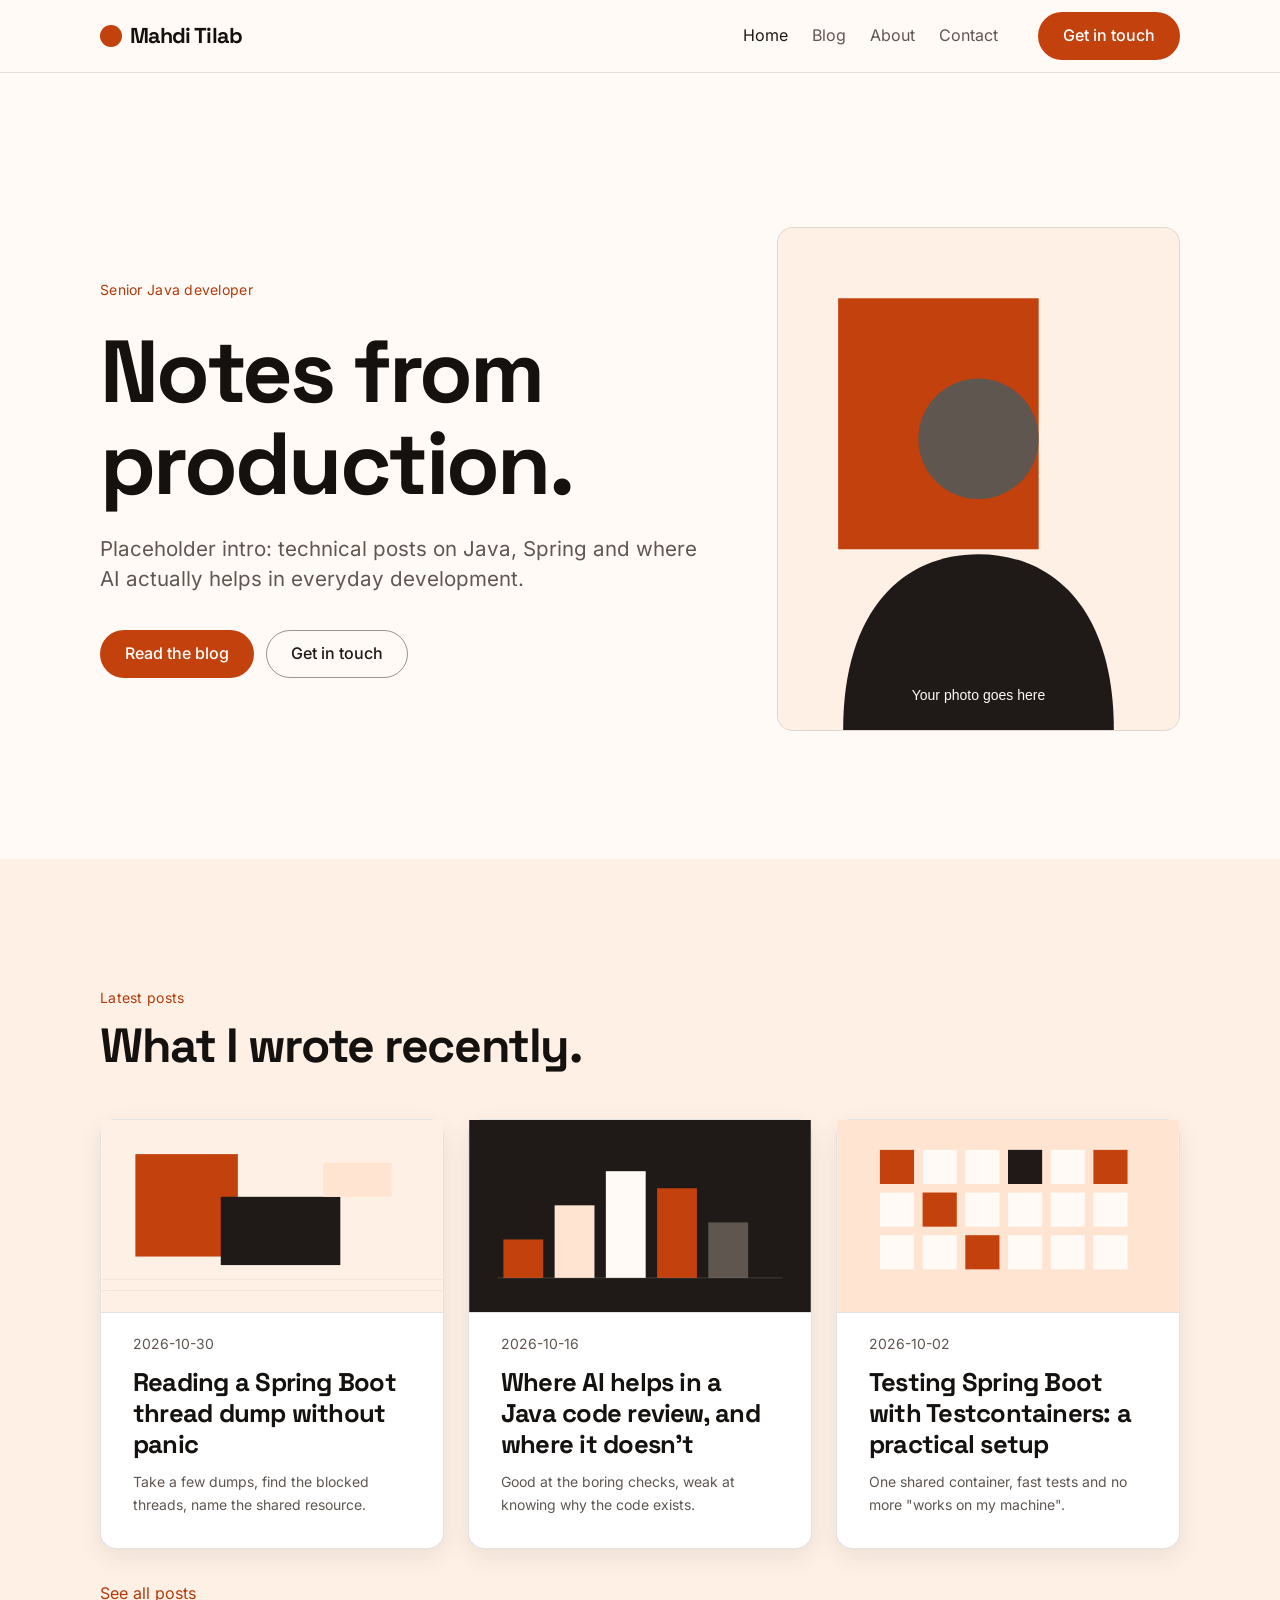
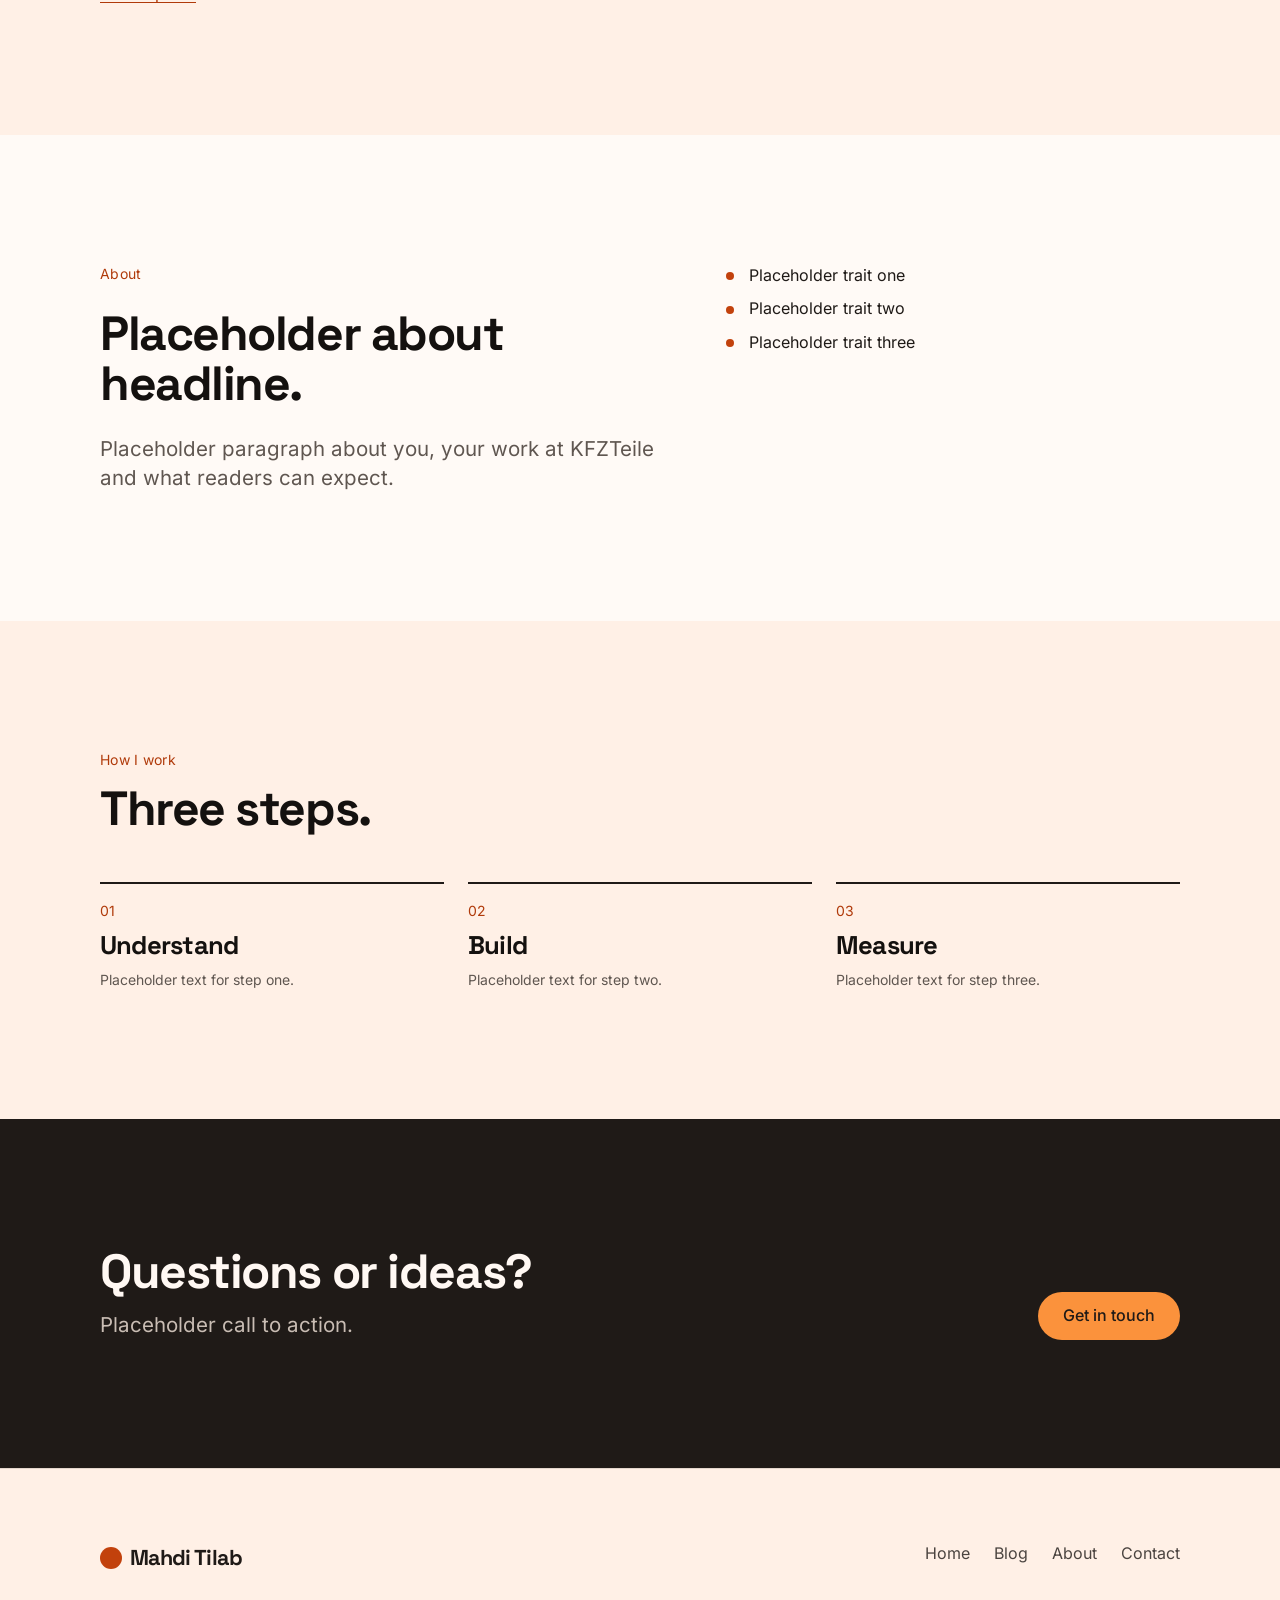
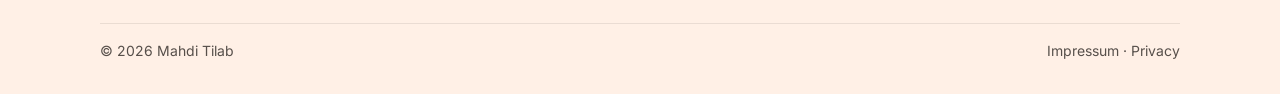
<file: index.html>
<!doctype html>
<html lang="en">
<head>
<meta charset="utf-8">
<meta name="viewport" content="width=device-width, initial-scale=1">
<title>Mahdi Tilab · Senior Java developer</title>
<meta name="description" content="Technical posts on Java, Spring and where AI actually helps in everyday development.">
<link rel="stylesheet" href="assets/tokens.css">
<link rel="stylesheet" href="assets/components.css">
<script src="assets/site.js" defer></script>
</head>
<body>
<header class="nav"><div class="container nav__inner">
  <a class="brand" href="index.html"><span class="brand__mark" aria-hidden="true"></span>Mahdi Tilab</a>
  <nav class="nav__links" aria-label="Main"><a href="index.html" aria-current="page">Home</a><a href="blog.html">Blog</a><a href="about.html">About</a><a href="contact.html">Contact</a></nav>
  <a class="btn btn--primary nav__cta" href="contact.html">Get in touch</a>
  <button class="nav__toggle" type="button" aria-expanded="false">Menu</button>
</div></header>
<main>
<section class="hero"><div class="container hero__grid"><div class="hero__inner" data-reveal>
  <p class="eyebrow">Senior Java developer</p>
  <h1 class="display">Notes from production.</h1>
  <p class="lead measure">Placeholder intro: technical posts on Java, Spring and where AI actually helps in everyday development.</p>
  <div class="btn-row"><a class="btn btn--primary" href="blog.html">Read the blog</a><a class="btn btn--secondary" href="contact.html">Get in touch</a></div>
</div><img class="portrait" src="assets/images/portrait-placeholder.svg" alt="Portrait of Mahdi Tilab (placeholder)"></div></section>
<section class="section section--surface"><div class="container">
  <div class="section-head" data-reveal><p class="eyebrow">Latest posts</p><h2 class="h2">What I wrote recently.</h2></div>
  <div class="grid grid--3">
    <a class="card card--feature card--link" href="reading-a-spring-boot-thread-dump.html" data-reveal data-delay="0"><img class="card__media" src="assets/images/sample-1.svg" alt="Sample cover image for Reading a Spring Boot thread dump without panic"><span class="small">2026-10-30</span><h3 class="h3">Reading a Spring Boot thread dump without panic</h3><p class="small">Take a few dumps, find the blocked threads, name the shared resource.</p></a>
    <a class="card card--feature card--link" href="where-ai-helps-in-a-java-code-review.html" data-reveal data-delay="80"><img class="card__media" src="assets/images/sample-2.svg" alt="Sample cover image for Where AI helps in a Java code review, and where it doesn&#x27;t"><span class="small">2026-10-16</span><h3 class="h3">Where AI helps in a Java code review, and where it doesn&#x27;t</h3><p class="small">Good at the boring checks, weak at knowing why the code exists.</p></a>
    <a class="card card--feature card--link" href="testing-spring-boot-with-testcontainers.html" data-reveal data-delay="160"><img class="card__media" src="assets/images/sample-3.svg" alt="Sample cover image for Testing Spring Boot with Testcontainers: a practical setup"><span class="small">2026-10-02</span><h3 class="h3">Testing Spring Boot with Testcontainers: a practical setup</h3><p class="small">One shared container, fast tests and no more &quot;works on my machine&quot;.</p></a>
  </div>
  <p class="section-more"><a class="link" href="blog.html">See all posts</a></p>
</div></section>
<section class="section"><div class="container split">
  <div class="stack stack--lg" data-reveal><p class="eyebrow">About</p><h2 class="h2">Placeholder about headline.</h2><p class="lead">Placeholder paragraph about you, your work at KFZTeile and what readers can expect.</p></div>
  <ul class="list" data-reveal><li>Placeholder trait one</li><li>Placeholder trait two</li><li>Placeholder trait three</li></ul>
</div></section>
<section class="section section--surface"><div class="container">
  <div class="section-head" data-reveal><p class="eyebrow">How I work</p><h2 class="h2">Three steps.</h2></div>
  <div class="steps"><div class="step" data-reveal><h3 class="h3">Understand</h3><p class="small">Placeholder text for step one.</p></div><div class="step" data-reveal data-delay="80"><h3 class="h3">Build</h3><p class="small">Placeholder text for step two.</p></div><div class="step" data-reveal data-delay="160"><h3 class="h3">Measure</h3><p class="small">Placeholder text for step three.</p></div></div>
</div></section>
<section class="section section--inverse"><div class="container cta">
  <div class="stack"><h2 class="h2">Questions or ideas?</h2><p class="lead">Placeholder call to action.</p></div>
  <div class="btn-row"><a class="btn btn--primary" href="contact.html">Get in touch</a></div>
</div></section>
</main>
<footer class="footer"><div class="container">
  <div class="footer__top"><a class="brand" href="index.html"><span class="brand__mark" aria-hidden="true"></span>Mahdi Tilab</a><nav class="footer__links" aria-label="Footer"><a href="index.html">Home</a><a href="blog.html">Blog</a><a href="about.html">About</a><a href="contact.html">Contact</a></nav></div>
  <div class="footer__bottom"><span>© 2026 Mahdi Tilab</span><span>Impressum · Privacy</span></div>
</div></footer>
</body></html>
</file>
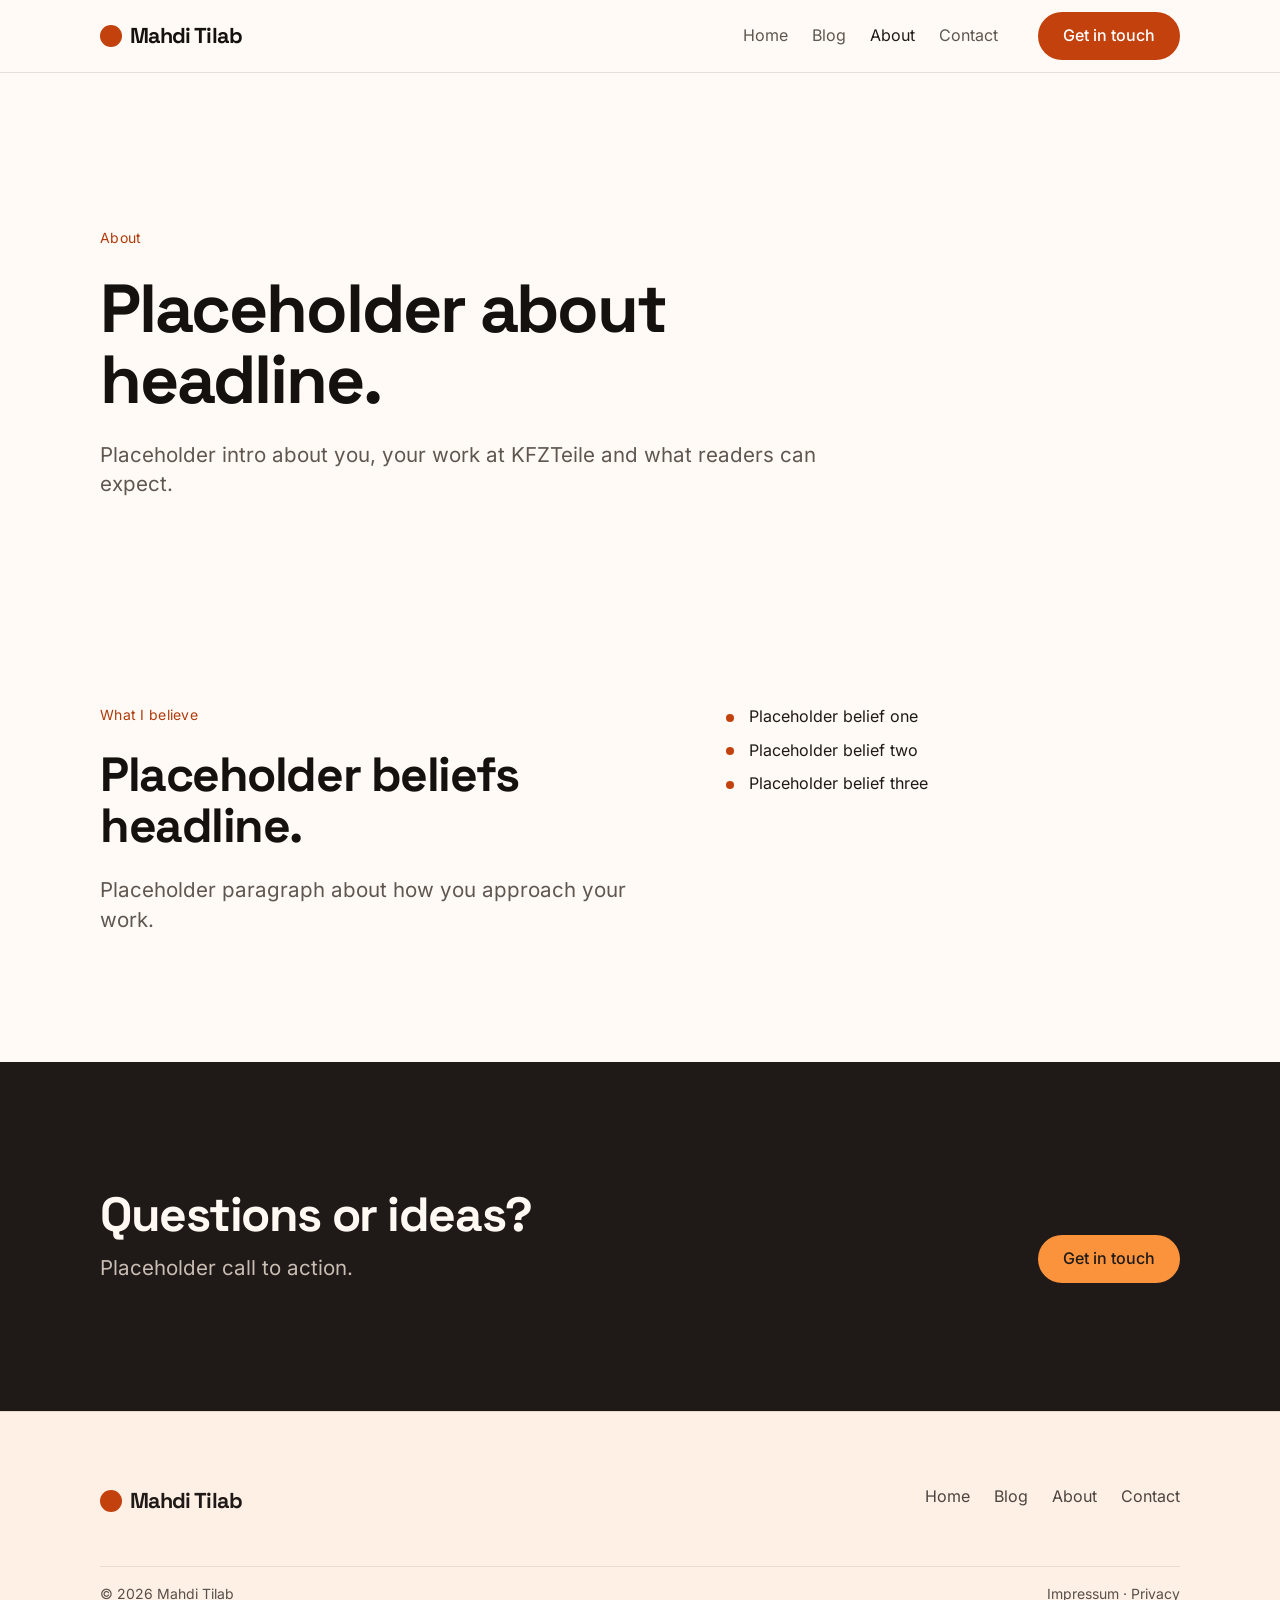
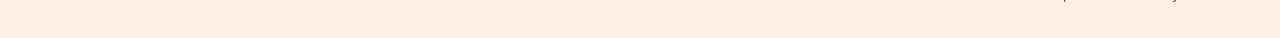
<file: about.html>
<!doctype html>
<html lang="en">
<head>
<meta charset="utf-8">
<meta name="viewport" content="width=device-width, initial-scale=1">
<title>About · Mahdi Tilab</title>
<meta name="description" content="About Mahdi Tilab. Placeholder content.">
<link rel="stylesheet" href="assets/tokens.css">
<link rel="stylesheet" href="assets/components.css">
<script src="assets/site.js" defer></script>
</head>
<body>
<header class="nav"><div class="container nav__inner">
  <a class="brand" href="index.html"><span class="brand__mark" aria-hidden="true"></span>Mahdi Tilab</a>
  <nav class="nav__links" aria-label="Main"><a href="index.html">Home</a><a href="blog.html">Blog</a><a href="about.html" aria-current="page">About</a><a href="contact.html">Contact</a></nav>
  <a class="btn btn--primary nav__cta" href="contact.html">Get in touch</a>
  <button class="nav__toggle" type="button" aria-expanded="false">Menu</button>
</div></header>
<main>
<section class="page-hero"><div class="container"><div class="hero__inner" data-reveal>
  <p class="eyebrow">About</p>
  <h1 class="h1">Placeholder about headline.</h1>
  <p class="lead measure">Placeholder intro about you, your work at KFZTeile and what readers can expect.</p>
</div></div></section>
<section class="section"><div class="container split">
  <div class="stack stack--lg" data-reveal><p class="eyebrow">What I believe</p><h2 class="h2">Placeholder beliefs headline.</h2><p class="lead">Placeholder paragraph about how you approach your work.</p></div>
  <ul class="list" data-reveal><li>Placeholder belief one</li><li>Placeholder belief two</li><li>Placeholder belief three</li></ul>
</div></section>
<section class="section section--inverse"><div class="container cta">
  <div class="stack"><h2 class="h2">Questions or ideas?</h2><p class="lead">Placeholder call to action.</p></div>
  <div class="btn-row"><a class="btn btn--primary" href="contact.html">Get in touch</a></div>
</div></section>
</main>
<footer class="footer"><div class="container">
  <div class="footer__top"><a class="brand" href="index.html"><span class="brand__mark" aria-hidden="true"></span>Mahdi Tilab</a><nav class="footer__links" aria-label="Footer"><a href="index.html">Home</a><a href="blog.html">Blog</a><a href="about.html">About</a><a href="contact.html">Contact</a></nav></div>
  <div class="footer__bottom"><span>© 2026 Mahdi Tilab</span><span>Impressum · Privacy</span></div>
</div></footer>
</body></html>
</file>
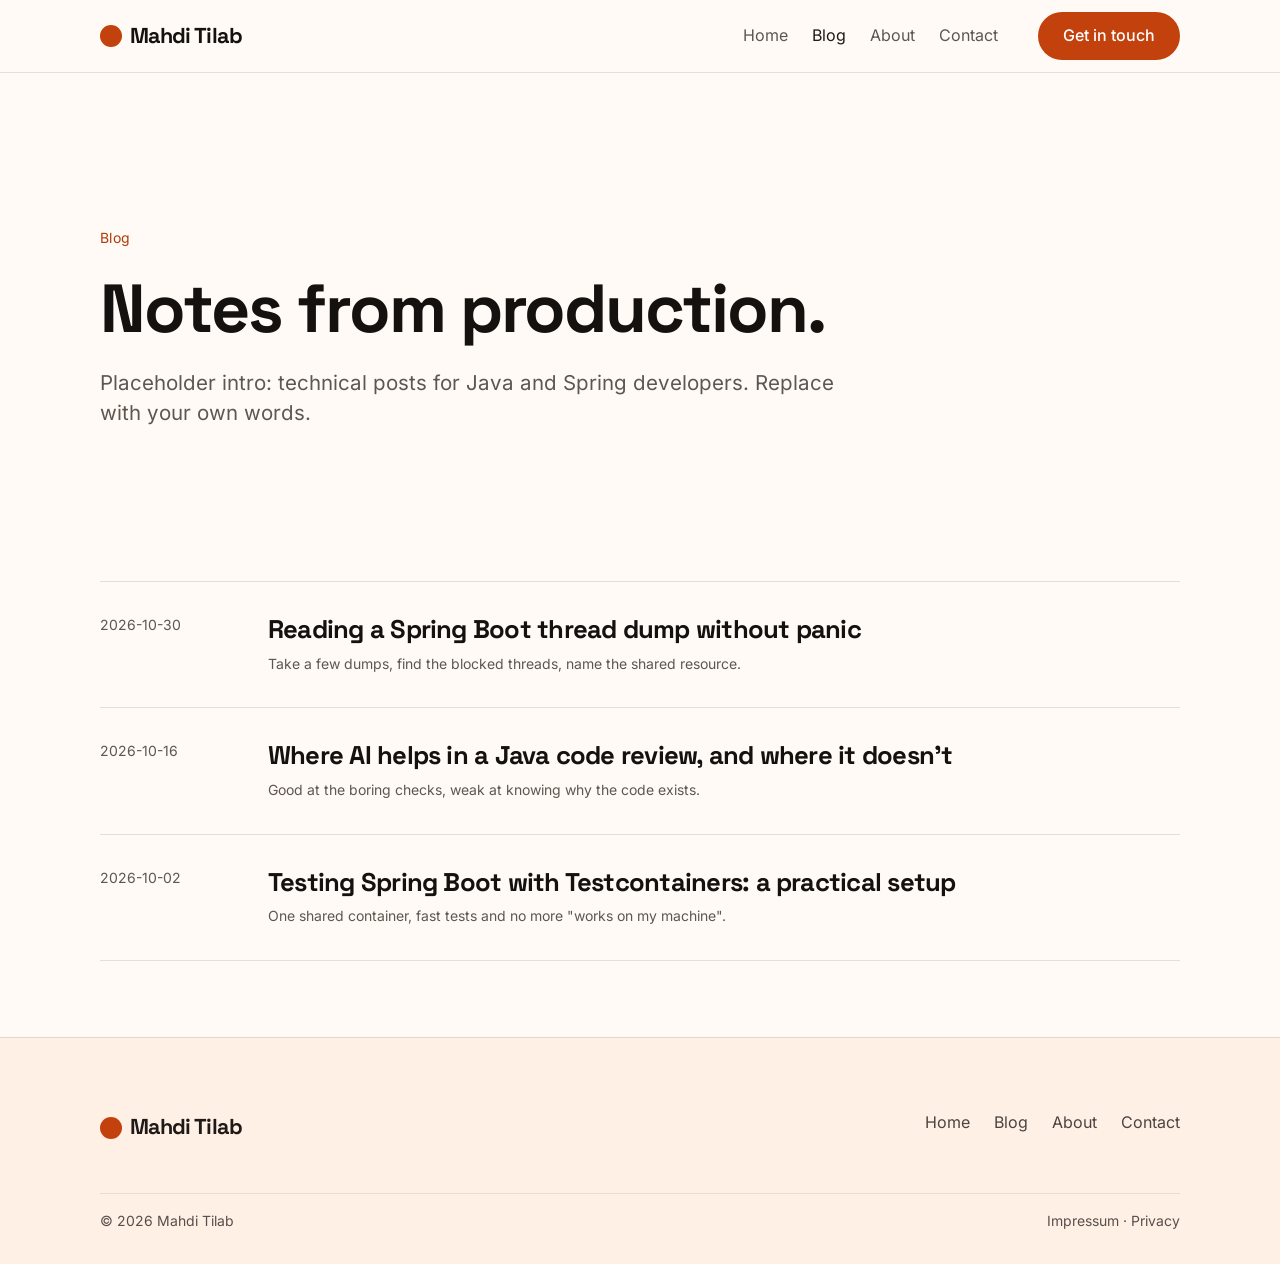
<file: blog.html>
<!doctype html>
<html lang="en">
<head>
<meta charset="utf-8">
<meta name="viewport" content="width=device-width, initial-scale=1">
<title>Blog · Mahdi Tilab</title>
<meta name="description" content="Technical posts. Placeholder content.">
<link rel="stylesheet" href="assets/tokens.css">
<link rel="stylesheet" href="assets/components.css">
<script src="assets/site.js" defer></script>
</head>
<body>
<header class="nav"><div class="container nav__inner">
  <a class="brand" href="index.html"><span class="brand__mark" aria-hidden="true"></span>Mahdi Tilab</a>
  <nav class="nav__links" aria-label="Main"><a href="index.html">Home</a><a href="blog.html" aria-current="page">Blog</a><a href="about.html">About</a><a href="contact.html">Contact</a></nav>
  <a class="btn btn--primary nav__cta" href="contact.html">Get in touch</a>
  <button class="nav__toggle" type="button" aria-expanded="false">Menu</button>
</div></header>
<main>
<section class="page-hero"><div class="container"><div class="hero__inner" data-reveal>
  <p class="eyebrow">Blog</p>
  <h1 class="h1">Notes from production.</h1>
  <p class="lead measure">Placeholder intro: technical posts for Java and Spring developers. Replace with your own words.</p>
</div></div></section>
<section class="section section--tight"><div class="container"><div class="posts">
  <a class="post-item" href="reading-a-spring-boot-thread-dump.html" data-reveal><span class="post-item__date">2026-10-30</span><span class="post-item__body"><span class="h3">Reading a Spring Boot thread dump without panic</span><span class="small">Take a few dumps, find the blocked threads, name the shared resource.</span></span></a>
  <a class="post-item" href="where-ai-helps-in-a-java-code-review.html" data-reveal><span class="post-item__date">2026-10-16</span><span class="post-item__body"><span class="h3">Where AI helps in a Java code review, and where it doesn't</span><span class="small">Good at the boring checks, weak at knowing why the code exists.</span></span></a>
  <a class="post-item" href="testing-spring-boot-with-testcontainers.html" data-reveal><span class="post-item__date">2026-10-02</span><span class="post-item__body"><span class="h3">Testing Spring Boot with Testcontainers: a practical setup</span><span class="small">One shared container, fast tests and no more "works on my machine".</span></span></a>
</div></div></section>
</main>
<footer class="footer"><div class="container">
  <div class="footer__top"><a class="brand" href="index.html"><span class="brand__mark" aria-hidden="true"></span>Mahdi Tilab</a><nav class="footer__links" aria-label="Footer"><a href="index.html">Home</a><a href="blog.html">Blog</a><a href="about.html">About</a><a href="contact.html">Contact</a></nav></div>
  <div class="footer__bottom"><span>© 2026 Mahdi Tilab</span><span>Impressum · Privacy</span></div>
</div></footer>
</body></html>
</file>
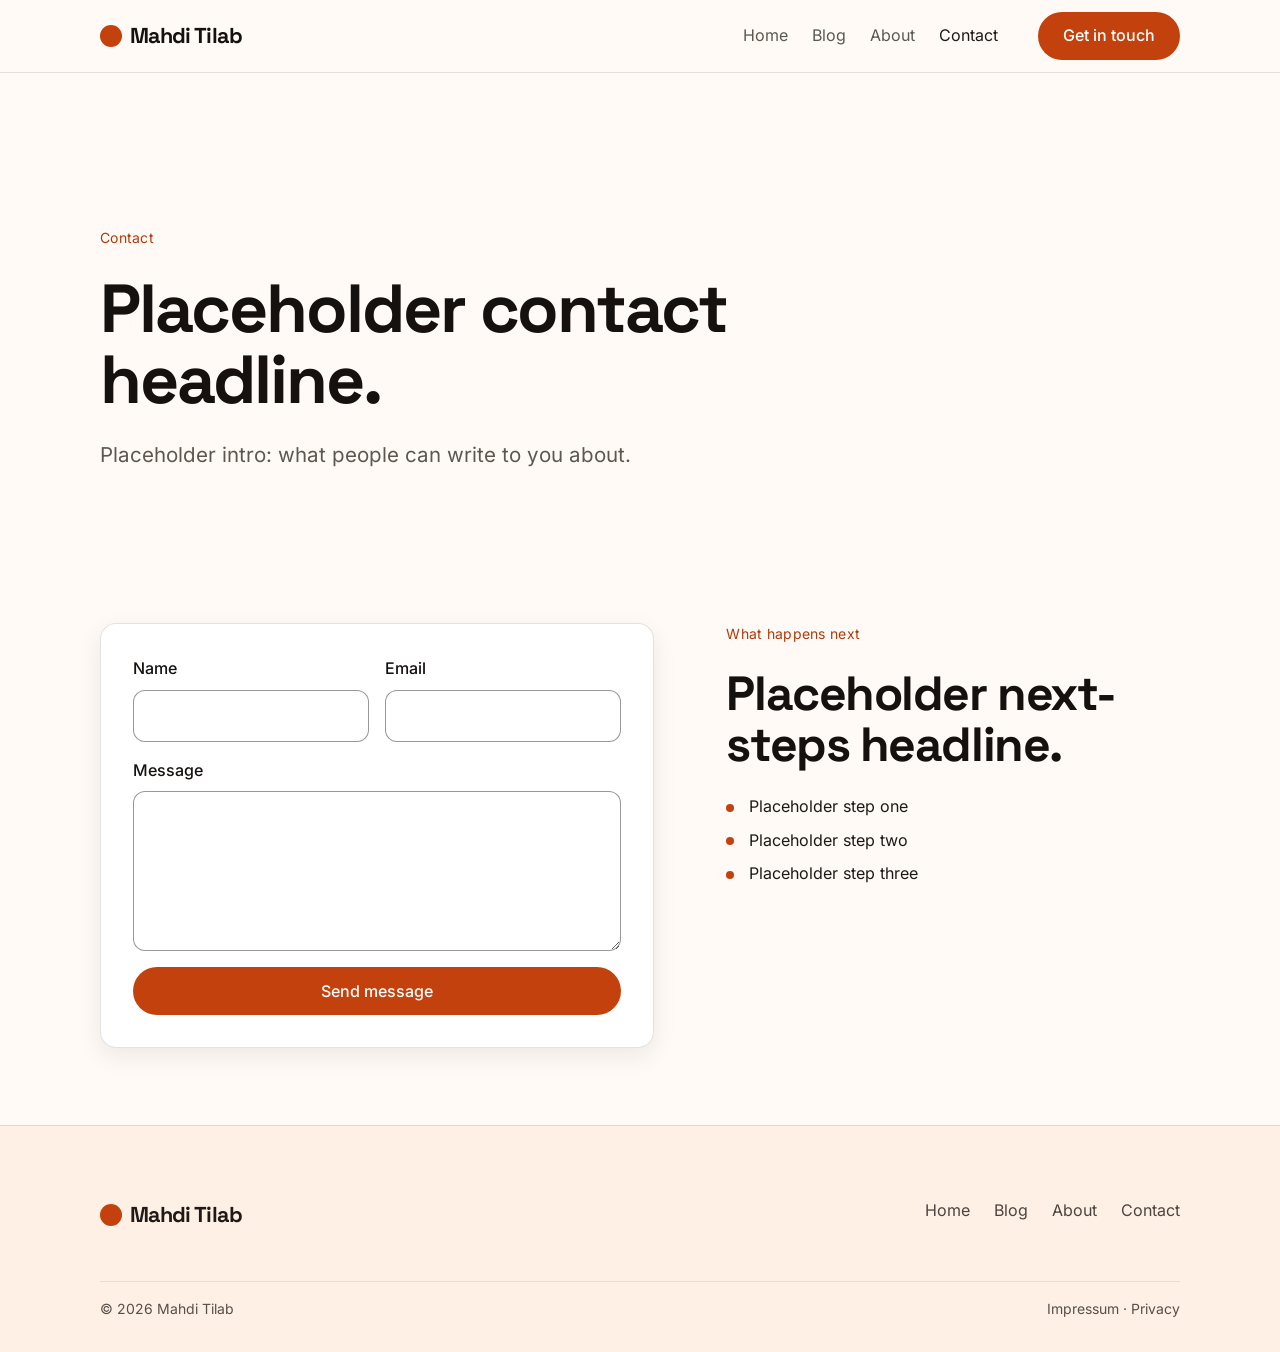
<file: contact.html>
<!doctype html>
<html lang="en">
<head>
<meta charset="utf-8">
<meta name="viewport" content="width=device-width, initial-scale=1">
<title>Contact · Mahdi Tilab</title>
<meta name="description" content="Get in touch with Mahdi Tilab. Placeholder content.">
<link rel="stylesheet" href="assets/tokens.css">
<link rel="stylesheet" href="assets/components.css">
<script src="assets/site.js" defer></script>
</head>
<body>
<header class="nav"><div class="container nav__inner">
  <a class="brand" href="index.html"><span class="brand__mark" aria-hidden="true"></span>Mahdi Tilab</a>
  <nav class="nav__links" aria-label="Main"><a href="index.html">Home</a><a href="blog.html">Blog</a><a href="about.html">About</a><a href="contact.html" aria-current="page">Contact</a></nav>
  <a class="btn btn--primary nav__cta" href="contact.html">Get in touch</a>
  <button class="nav__toggle" type="button" aria-expanded="false">Menu</button>
</div></header>
<main>
<section class="page-hero"><div class="container"><div class="hero__inner" data-reveal>
  <p class="eyebrow">Contact</p>
  <h1 class="h1">Placeholder contact headline.</h1>
  <p class="lead measure">Placeholder intro: what people can write to you about.</p>
</div></div></section>
<section class="section section--tight"><div class="container split">
  <form class="form card" name="contact" method="POST" action="thanks.html" data-netlify="true" netlify-honeypot="bot-field" data-reveal>
    <input type="hidden" name="form-name" value="contact">
    <p hidden><label>Leave this empty: <input name="bot-field"></label></p>
    <div class="form__row">
      <div class="field"><label class="label" for="name">Name</label><input class="input" id="name" name="name" autocomplete="name" required></div>
      <div class="field"><label class="label" for="email">Email</label><input class="input" id="email" name="email" type="email" autocomplete="email" required></div>
    </div>
    <div class="field"><label class="label" for="message">Message</label><textarea class="input" id="message" name="message" required></textarea></div>
    <button class="btn btn--primary" type="submit">Send message</button>
  </form>
  <div class="stack stack--lg" data-reveal><p class="eyebrow">What happens next</p><h2 class="h2">Placeholder next-steps headline.</h2><ul class="list"><li>Placeholder step one</li><li>Placeholder step two</li><li>Placeholder step three</li></ul></div>
</div></section>
</main>
<footer class="footer"><div class="container">
  <div class="footer__top"><a class="brand" href="index.html"><span class="brand__mark" aria-hidden="true"></span>Mahdi Tilab</a><nav class="footer__links" aria-label="Footer"><a href="index.html">Home</a><a href="blog.html">Blog</a><a href="about.html">About</a><a href="contact.html">Contact</a></nav></div>
  <div class="footer__bottom"><span>© 2026 Mahdi Tilab</span><span>Impressum · Privacy</span></div>
</div></footer>
</body></html>
</file>
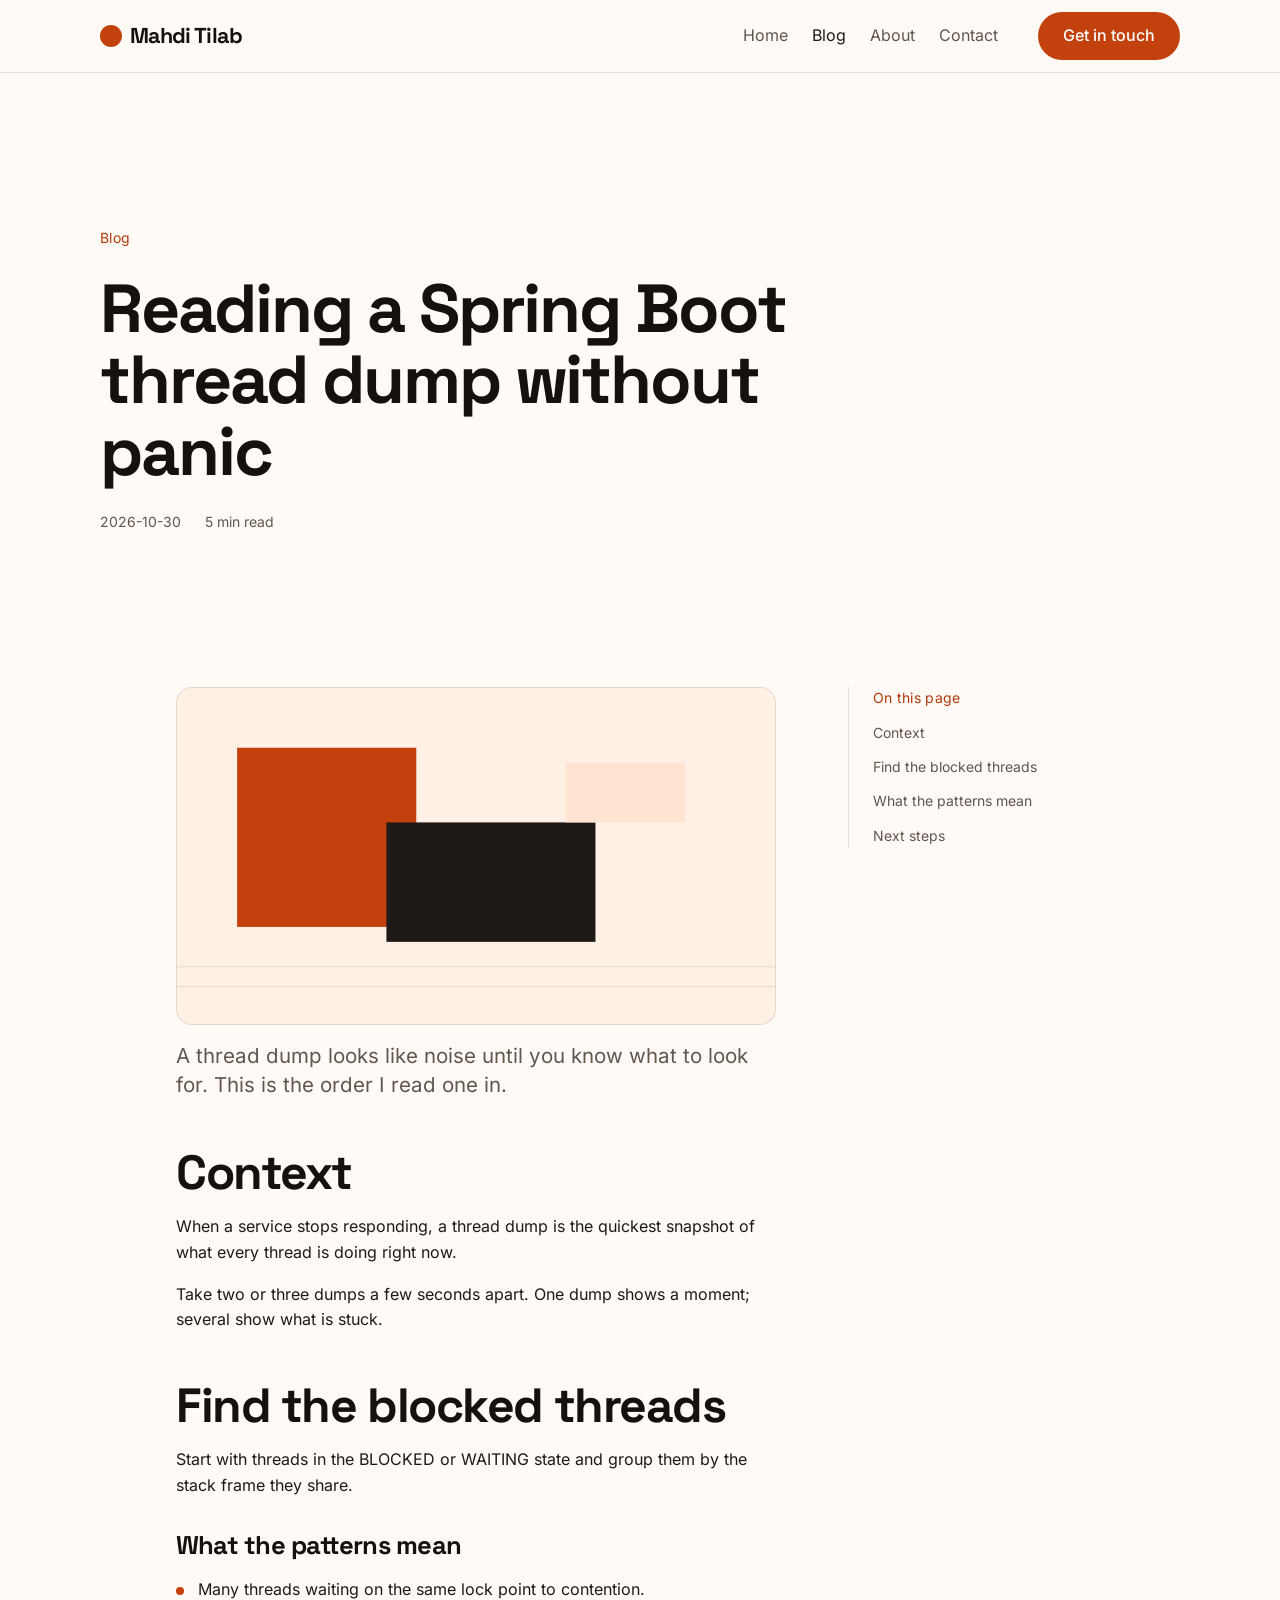
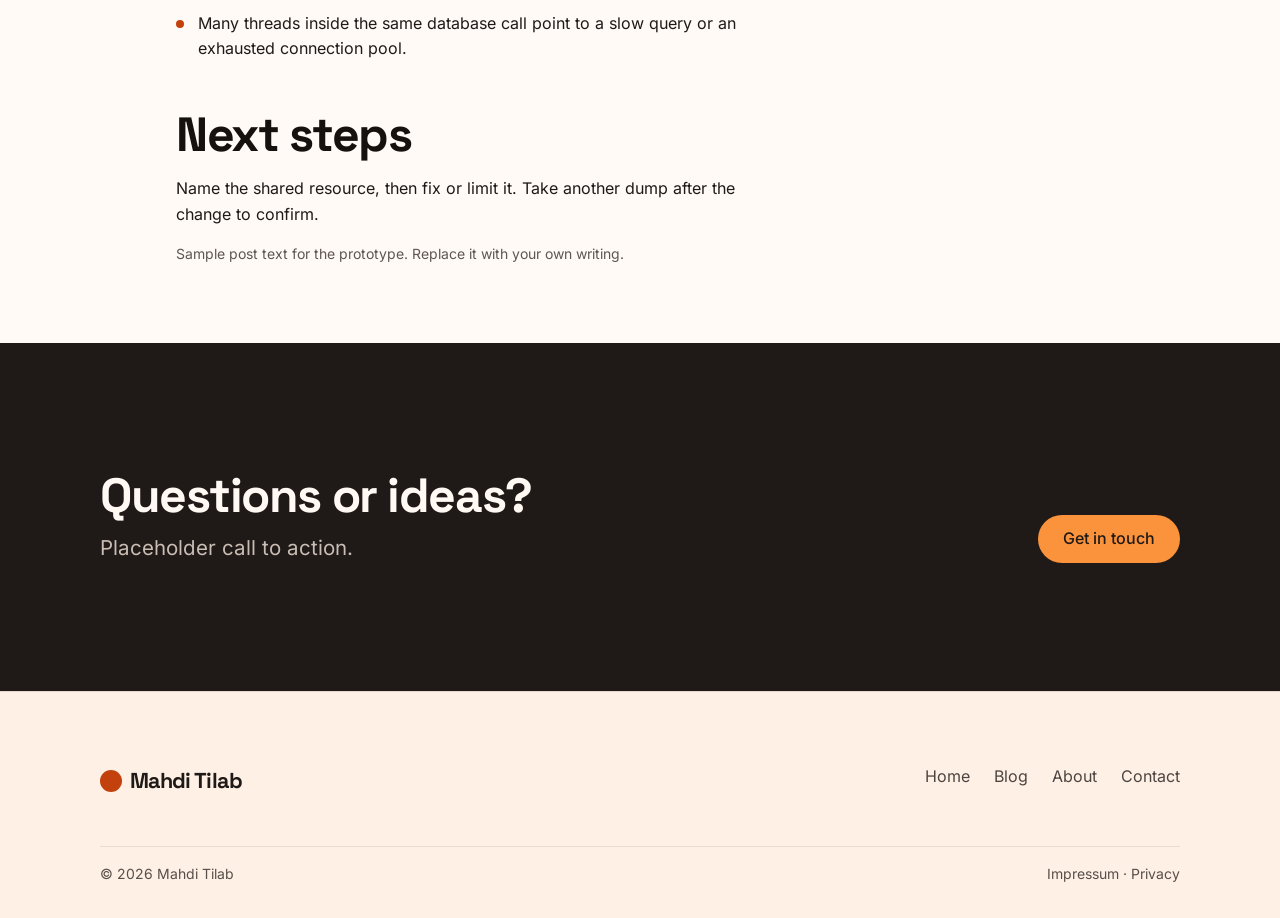
<file: reading-a-spring-boot-thread-dump.html>
<!doctype html>
<html lang="en">
<head>
<meta charset="utf-8">
<meta name="viewport" content="width=device-width, initial-scale=1">
<title>Reading a Spring Boot thread dump without panic · Mahdi Tilab</title>
<meta name="description" content="Placeholder post.">
<link rel="stylesheet" href="assets/tokens.css">
<link rel="stylesheet" href="assets/components.css">
<script src="assets/site.js" defer></script>
</head>
<body>
<header class="nav"><div class="container nav__inner">
  <a class="brand" href="index.html"><span class="brand__mark" aria-hidden="true"></span>Mahdi Tilab</a>
  <nav class="nav__links" aria-label="Main"><a href="index.html">Home</a><a href="blog.html" aria-current="page">Blog</a><a href="about.html">About</a><a href="contact.html">Contact</a></nav>
  <a class="btn btn--primary nav__cta" href="contact.html">Get in touch</a>
  <button class="nav__toggle" type="button" aria-expanded="false">Menu</button>
</div></header>
<main>
<section class="page-hero"><div class="container"><div class="hero__inner" data-reveal>
  <p class="eyebrow">Blog</p>
  <h1 class="h1">Reading a Spring Boot thread dump without panic</h1>
  <div class="post-meta"><span>2026-10-30</span><span>5 min read</span></div>
</div></div></section>
<section class="section section--tight"><div class="container post-layout">
  <article class="prose">
    <img class="cover" src="assets/images/sample-1.svg" alt="Sample cover image for the post">
    <p class="lead">A thread dump looks like noise until you know what to look for. This is the order I read one in.</p>
    <h2 class="h2" id="context">Context</h2>
    <p>When a service stops responding, a thread dump is the quickest snapshot of what every thread is doing right now.</p>
    <p>Take two or three dumps a few seconds apart. One dump shows a moment; several show what is stuck.</p>
    <h2 class="h2" id="approach">Find the blocked threads</h2>
    <p>Start with threads in the BLOCKED or WAITING state and group them by the stack frame they share.</p>
    <h3 class="h3" id="details">What the patterns mean</h3>
    <ul class="list"><li>Many threads waiting on the same lock point to contention.</li><li>Many threads inside the same database call point to a slow query or an exhausted connection pool.</li></ul>
    <h2 class="h2" id="result">Next steps</h2>
    <p>Name the shared resource, then fix or limit it. Take another dump after the change to confirm.</p>
    <p class="small">Sample post text for the prototype. Replace it with your own writing.</p>
  </article>
  <nav class="toc" aria-label="On this page"><span class="toc__title">On this page</span><a href="#context">Context</a><a href="#approach">Find the blocked threads</a><a href="#details">What the patterns mean</a><a href="#result">Next steps</a></nav>
</div></section>
<section class="section section--inverse"><div class="container cta">
  <div class="stack"><h2 class="h2">Questions or ideas?</h2><p class="lead">Placeholder call to action.</p></div>
  <div class="btn-row"><a class="btn btn--primary" href="contact.html">Get in touch</a></div>
</div></section>
</main>
<footer class="footer"><div class="container">
  <div class="footer__top"><a class="brand" href="index.html"><span class="brand__mark" aria-hidden="true"></span>Mahdi Tilab</a><nav class="footer__links" aria-label="Footer"><a href="index.html">Home</a><a href="blog.html">Blog</a><a href="about.html">About</a><a href="contact.html">Contact</a></nav></div>
  <div class="footer__bottom"><span>© 2026 Mahdi Tilab</span><span>Impressum · Privacy</span></div>
</div></footer>
</body></html>
</file>
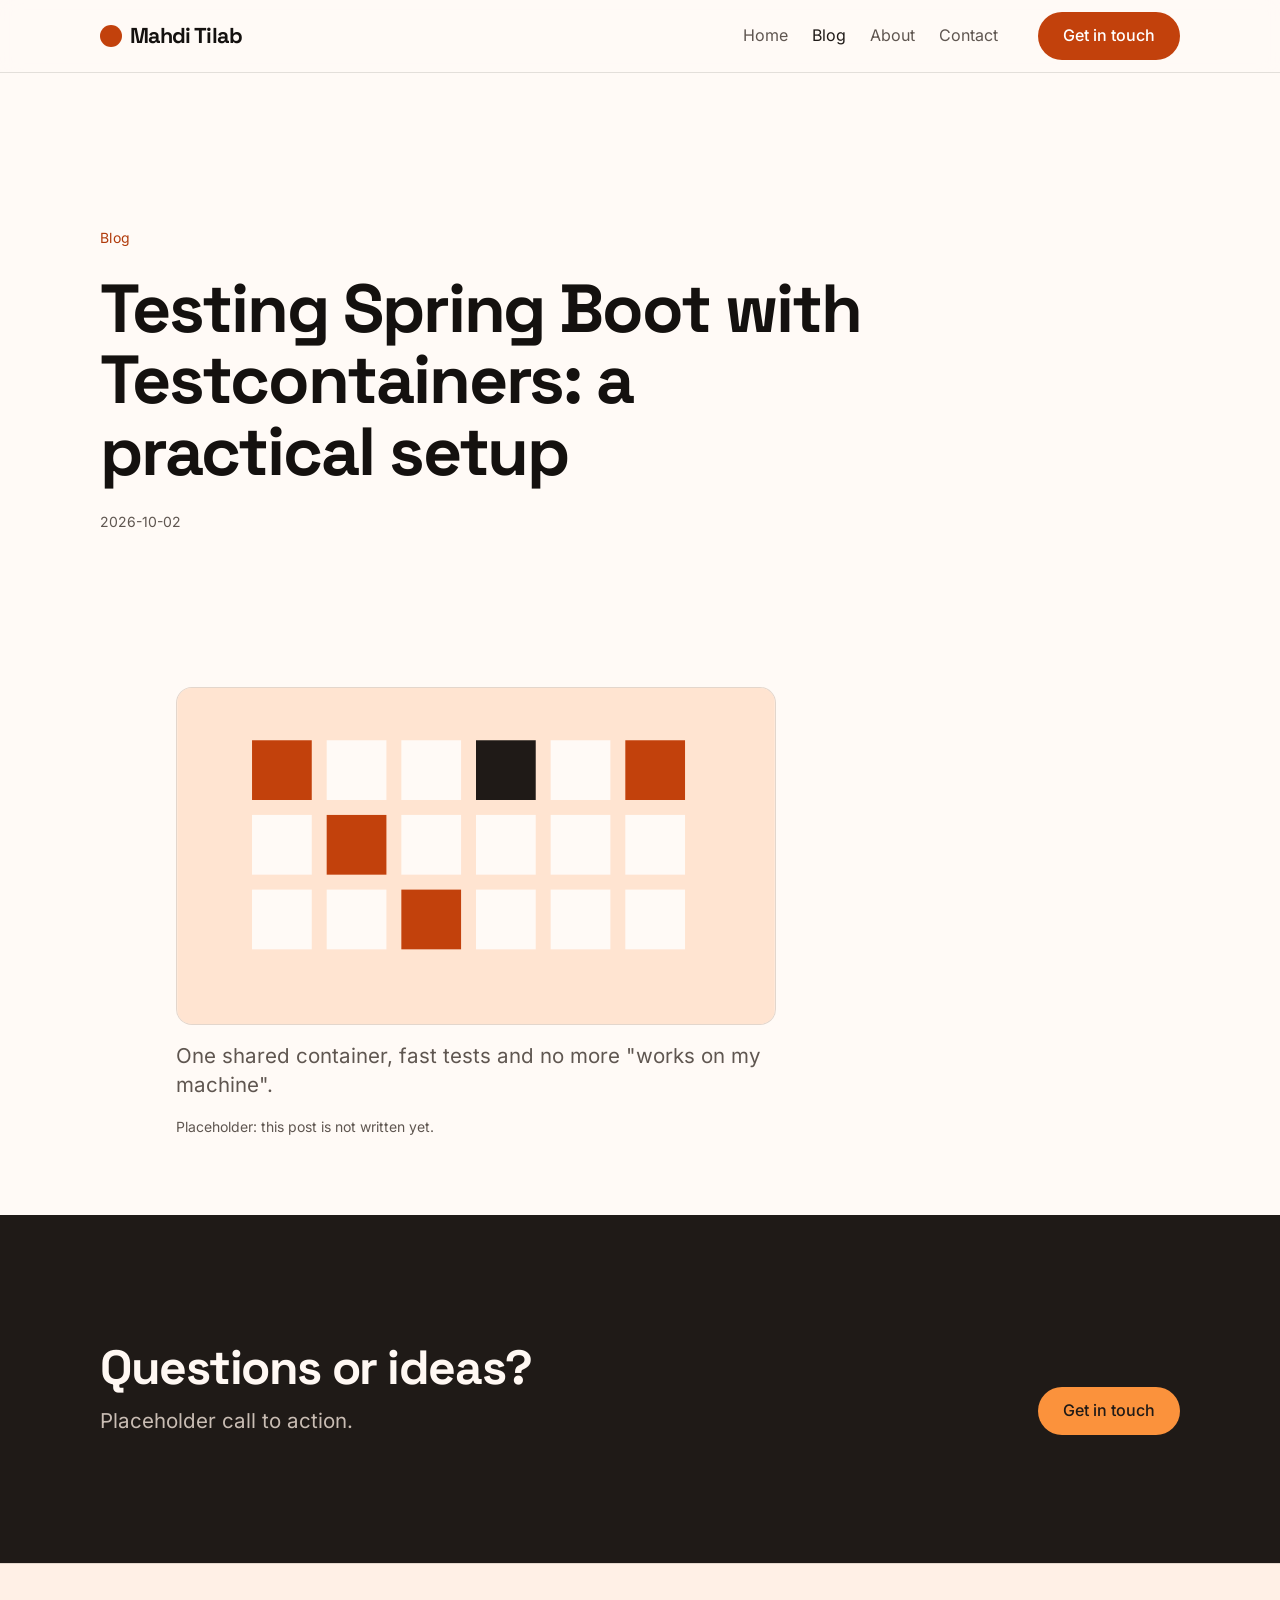
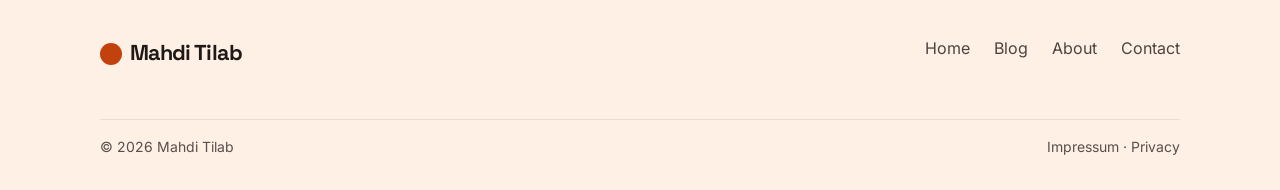
<file: testing-spring-boot-with-testcontainers.html>
<!doctype html>
<html lang="en">
<head>
<meta charset="utf-8">
<meta name="viewport" content="width=device-width, initial-scale=1">
<title>Testing Spring Boot with Testcontainers: a practical setup · Mahdi Tilab</title>
<meta name="description" content="One shared container, fast tests and no more &quot;works on my machine&quot;.">
<link rel="stylesheet" href="assets/tokens.css">
<link rel="stylesheet" href="assets/components.css">
<script src="assets/site.js" defer></script>
</head>
<body>
<header class="nav"><div class="container nav__inner">
  <a class="brand" href="index.html"><span class="brand__mark" aria-hidden="true"></span>Mahdi Tilab</a>
  <nav class="nav__links" aria-label="Main"><a href="index.html">Home</a><a href="blog.html" aria-current="page">Blog</a><a href="about.html">About</a><a href="contact.html">Contact</a></nav>
  <a class="btn btn--primary nav__cta" href="contact.html">Get in touch</a>
  <button class="nav__toggle" type="button" aria-expanded="false">Menu</button>
</div></header>
<main>
<section class="page-hero"><div class="container"><div class="hero__inner" data-reveal>
  <p class="eyebrow">Blog</p>
  <h1 class="h1">Testing Spring Boot with Testcontainers: a practical setup</h1>
  <div class="post-meta"><span>2026-10-02</span></div>
</div></div></section>
<section class="section section--tight"><div class="container post-layout">
  <article class="prose">
    <img class="cover" src="assets/images/sample-3.svg" alt="Sample cover image for the post">
    <p class="lead">One shared container, fast tests and no more &quot;works on my machine&quot;.</p>
    <p class="small">Placeholder: this post is not written yet.</p>
  </article>
</div></section>
<section class="section section--inverse"><div class="container cta">
  <div class="stack"><h2 class="h2">Questions or ideas?</h2><p class="lead">Placeholder call to action.</p></div>
  <div class="btn-row"><a class="btn btn--primary" href="contact.html">Get in touch</a></div>
</div></section>
</main>
<footer class="footer"><div class="container">
  <div class="footer__top"><a class="brand" href="index.html"><span class="brand__mark" aria-hidden="true"></span>Mahdi Tilab</a><nav class="footer__links" aria-label="Footer"><a href="index.html">Home</a><a href="blog.html">Blog</a><a href="about.html">About</a><a href="contact.html">Contact</a></nav></div>
  <div class="footer__bottom"><span>© 2026 Mahdi Tilab</span><span>Impressum · Privacy</span></div>
</div></footer>
</body></html>
</file>
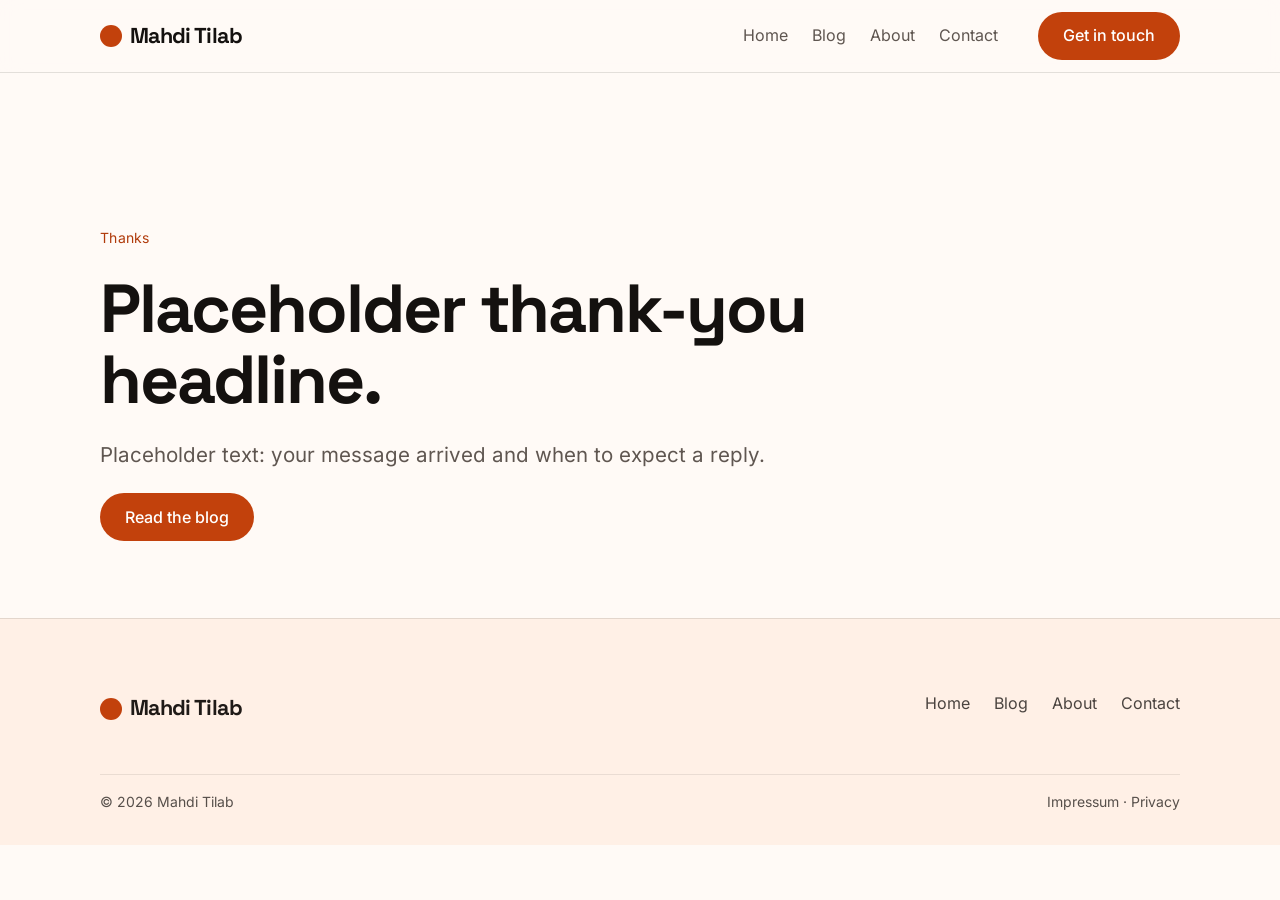
<file: thanks.html>
<!doctype html>
<html lang="en">
<head>
<meta charset="utf-8">
<meta name="viewport" content="width=device-width, initial-scale=1">
<title>Thanks · Mahdi Tilab</title>
<meta name="description" content="Message sent. Placeholder content.">
<link rel="stylesheet" href="assets/tokens.css">
<link rel="stylesheet" href="assets/components.css">
<script src="assets/site.js" defer></script>
</head>
<body>
<header class="nav"><div class="container nav__inner">
  <a class="brand" href="index.html"><span class="brand__mark" aria-hidden="true"></span>Mahdi Tilab</a>
  <nav class="nav__links" aria-label="Main"><a href="index.html">Home</a><a href="blog.html">Blog</a><a href="about.html">About</a><a href="contact.html">Contact</a></nav>
  <a class="btn btn--primary nav__cta" href="contact.html">Get in touch</a>
  <button class="nav__toggle" type="button" aria-expanded="false">Menu</button>
</div></header>
<main>
<section class="page-hero"><div class="container"><div class="hero__inner" data-reveal>
  <p class="eyebrow">Thanks</p>
  <h1 class="h1">Placeholder thank-you headline.</h1>
  <p class="lead measure">Placeholder text: your message arrived and when to expect a reply.</p>
  <div class="btn-row"><a class="btn btn--primary" href="blog.html">Read the blog</a></div>
</div></div></section>
</main>
<footer class="footer"><div class="container">
  <div class="footer__top"><a class="brand" href="index.html"><span class="brand__mark" aria-hidden="true"></span>Mahdi Tilab</a><nav class="footer__links" aria-label="Footer"><a href="index.html">Home</a><a href="blog.html">Blog</a><a href="about.html">About</a><a href="contact.html">Contact</a></nav></div>
  <div class="footer__bottom"><span>© 2026 Mahdi Tilab</span><span>Impressum · Privacy</span></div>
</div></footer>
</body></html>
</file>
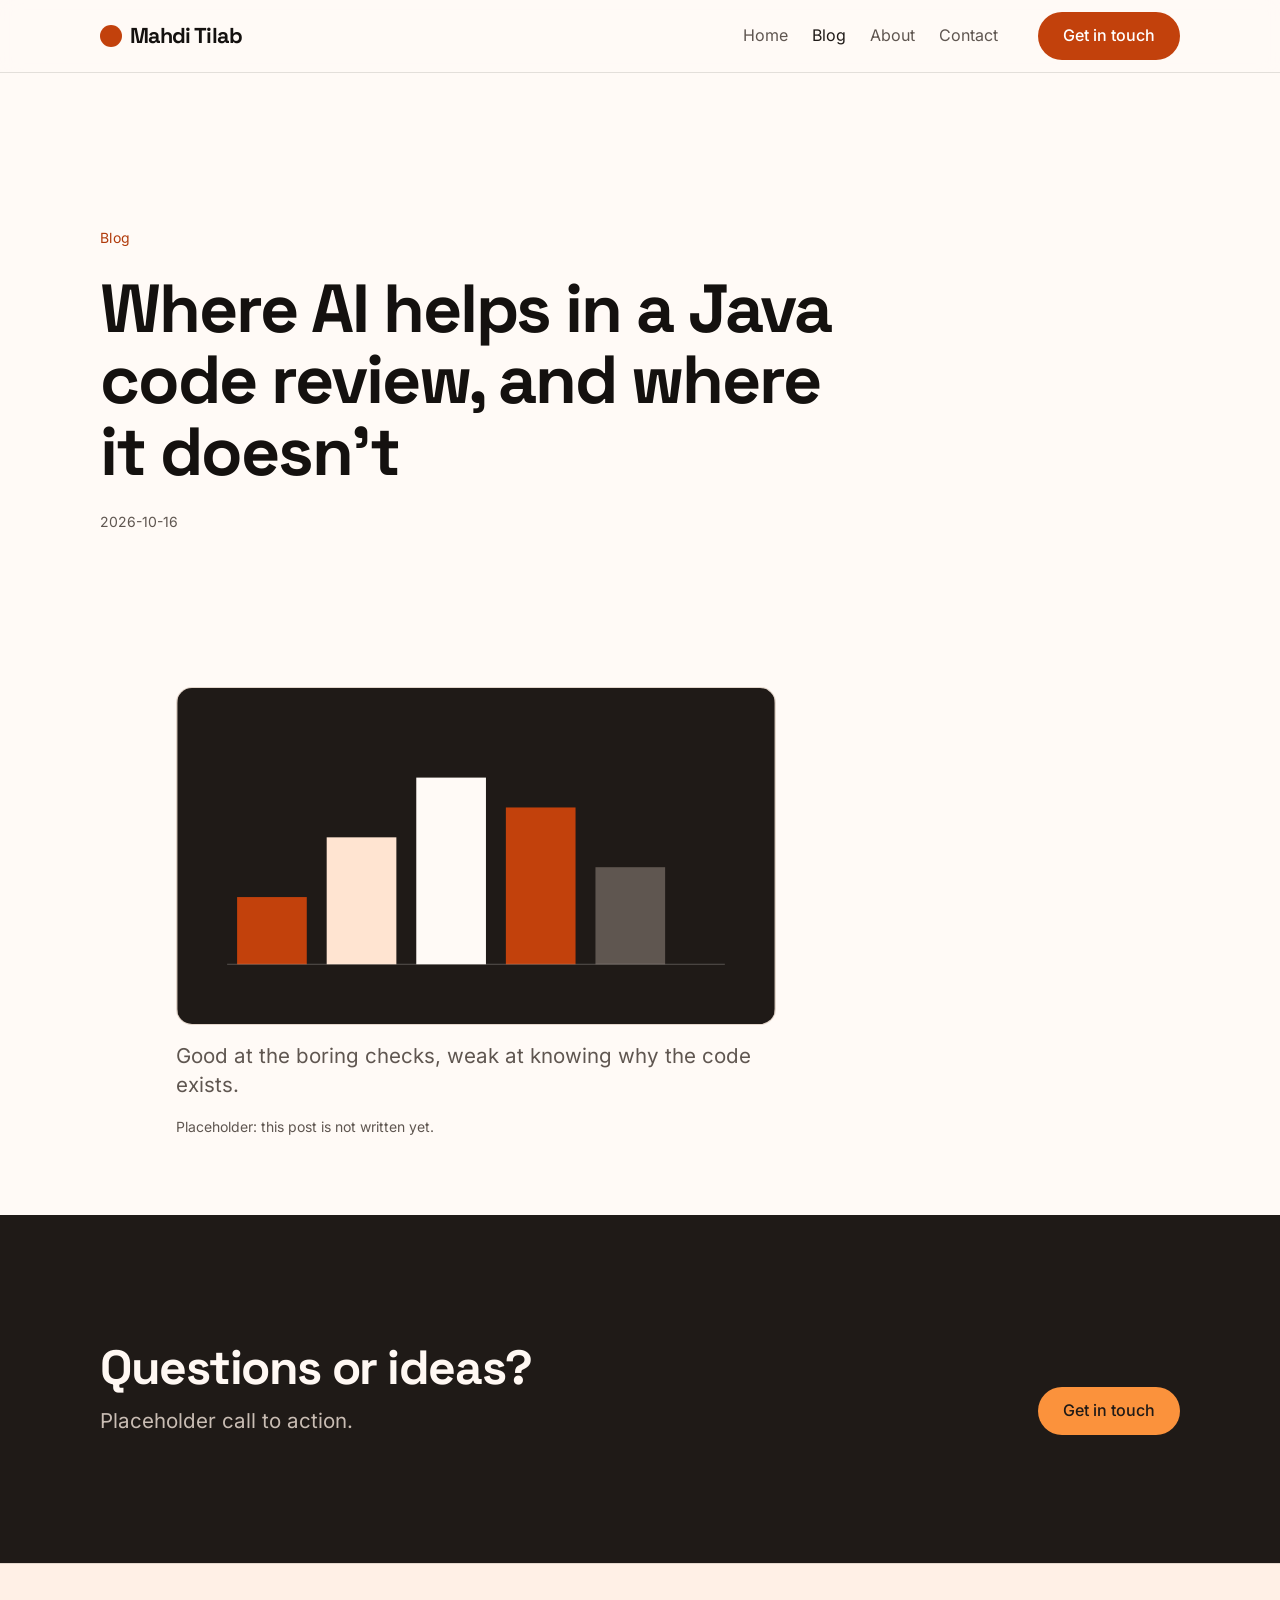
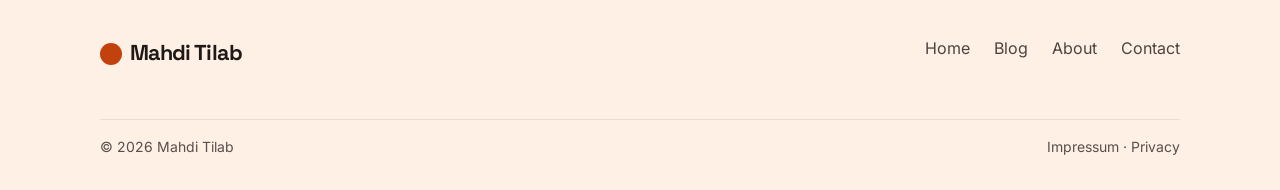
<file: where-ai-helps-in-a-java-code-review.html>
<!doctype html>
<html lang="en">
<head>
<meta charset="utf-8">
<meta name="viewport" content="width=device-width, initial-scale=1">
<title>Where AI helps in a Java code review, and where it doesn&#x27;t · Mahdi Tilab</title>
<meta name="description" content="Good at the boring checks, weak at knowing why the code exists.">
<link rel="stylesheet" href="assets/tokens.css">
<link rel="stylesheet" href="assets/components.css">
<script src="assets/site.js" defer></script>
</head>
<body>
<header class="nav"><div class="container nav__inner">
  <a class="brand" href="index.html"><span class="brand__mark" aria-hidden="true"></span>Mahdi Tilab</a>
  <nav class="nav__links" aria-label="Main"><a href="index.html">Home</a><a href="blog.html" aria-current="page">Blog</a><a href="about.html">About</a><a href="contact.html">Contact</a></nav>
  <a class="btn btn--primary nav__cta" href="contact.html">Get in touch</a>
  <button class="nav__toggle" type="button" aria-expanded="false">Menu</button>
</div></header>
<main>
<section class="page-hero"><div class="container"><div class="hero__inner" data-reveal>
  <p class="eyebrow">Blog</p>
  <h1 class="h1">Where AI helps in a Java code review, and where it doesn&#x27;t</h1>
  <div class="post-meta"><span>2026-10-16</span></div>
</div></div></section>
<section class="section section--tight"><div class="container post-layout">
  <article class="prose">
    <img class="cover" src="assets/images/sample-2.svg" alt="Sample cover image for the post">
    <p class="lead">Good at the boring checks, weak at knowing why the code exists.</p>
    <p class="small">Placeholder: this post is not written yet.</p>
  </article>
</div></section>
<section class="section section--inverse"><div class="container cta">
  <div class="stack"><h2 class="h2">Questions or ideas?</h2><p class="lead">Placeholder call to action.</p></div>
  <div class="btn-row"><a class="btn btn--primary" href="contact.html">Get in touch</a></div>
</div></section>
</main>
<footer class="footer"><div class="container">
  <div class="footer__top"><a class="brand" href="index.html"><span class="brand__mark" aria-hidden="true"></span>Mahdi Tilab</a><nav class="footer__links" aria-label="Footer"><a href="index.html">Home</a><a href="blog.html">Blog</a><a href="about.html">About</a><a href="contact.html">Contact</a></nav></div>
  <div class="footer__bottom"><span>© 2026 Mahdi Tilab</span><span>Impressum · Privacy</span></div>
</div></footer>
</body></html>
</file>
<file: assets/tokens.css>
@font-face{font-family:"Space Grotesk";src:url("fonts/space-grotesk-latin-wght-normal.woff2") format("woff2");font-weight:100 900;font-style:normal;font-display:swap;}
@font-face{font-family:"Inter";src:url("fonts/inter-latin-wght-normal.woff2") format("woff2");font-weight:100 900;font-style:normal;font-display:swap;}
/* Orange · design tokens. The only place values live. */
:root{
  /* Colour */
  --color-bg: #FFFAF6;
  --color-surface: #FFF0E6;
  --color-card: #FFFFFF;
  --color-text: #1F1A17;
  --color-heading: #14110F;
  --color-muted: #5F5650;
  --color-border: rgba(31,26,23,.12);
  --color-border-strong: rgba(31,26,23,.45);
  --color-accent: #C2410C;
  --color-accent-hover: #9A3412;
  --color-accent-text: #FFFFFF;
  --color-accent-strong: #B03A0A;
  --color-accent-soft: #FFE4D1;
  --color-inverse-bg: #1F1A17;
  --color-inverse-text: #FFF8F3;
  --color-inverse-muted: #C9BDB4;
  --color-inverse-border: rgba(255,248,243,.4);
  --color-inverse-action: #FB923C;
  --color-inverse-action-hover: #FDBA74;
  --color-inverse-action-text: #1F1A17;
  --color-nav-bg: rgba(255,250,246,.86);
  --color-footer-bg: #FFF0E6;
  --color-footer-text: #1F1A17;
  --color-footer-border: rgba(31,26,23,.12);
  --color-input-bg: #FFFFFF;
  --color-focus: #C2410C;
  --color-error: #B42318;

  /* Type */
  --font-display: "Space Grotesk", system-ui, sans-serif;
  --font-body: "Inter", system-ui, sans-serif;
  --font-label: "Inter", system-ui, sans-serif;
  --weight-display: 700;
  --weight-button: 500;
  --tracking-display: -0.03em;
  --tracking-label: 0.02em;
  --label-case: none;
  --leading-display: 1.05;

  /* Shape */
  --radius-button: 999px;
  --radius-card: 16px;
  --radius-input: 12px;
  --radius-pill: 999px;
  --radius-mark: 12px;
  --radius-bullet: 999px;
  --shadow-card: 0 8px 24px rgba(31,26,23,.08);

  /* Spacing scale */
  --space-1: 4px; --space-2: 8px; --space-3: 12px; --space-4: 16px; --space-5: 24px;
  --space-6: 32px; --space-7: 48px; --space-8: 72px; --space-9: 112px;
  --gutter: clamp(20px, 4vw, 40px);
  --container: 1160px;
  --section-pad: clamp(72px, 10vw, 128px);
  --hero-pad: clamp(72px, 12vw, 160px);
  --hero-width: 52rem;

  /* Type scale (fluid) */
  --text-display: clamp(2.75rem, 7vw, 5.5rem);
  --text-h1: clamp(2.4rem, 5.5vw, 4.25rem);
  --text-h2: clamp(1.9rem, 3.8vw, 3rem);
  --text-h3: clamp(1.3rem, 2vw, 1.6rem);
  --text-lead: clamp(1.1rem, 1.6vw, 1.3rem);
  --text-body: 1rem;
  --text-small: .875rem;
  --leading-body: 1.6;

  /* Lines */
  --border-width: 1px;
  --border-width-strong: 2px;

  /* Sizes and ratios */
  --size-tap: 48px;
  --size-tap-min: 44px;
  --size-input: 52px;
  --size-textarea: 160px;
  --size-mark: 22px;
  --size-icon: 40px;
  --nav-height: 72px;
  --measure: 60ch;
  --toc-width: 16rem;
  --date-width: 9rem;
  --portrait-max: 24rem;
  --ratio-portrait: 4/5;
  --ratio-media: 16/9;
  --width-section-head: 44rem;
  --width-page-hero: 48rem;
  --width-quote: 52rem;
  --text-brand: 1.35rem;

  /* Motion */
  --motion-fast: .18s;
  --motion-slow: .7s;
  --motion-ease: cubic-bezier(.2,.7,.2,1);
  --motion-rise: 16px;
}
</file>
<file: assets/components.css>
/* Starter design system · components
   Every value comes from tokens.css. Change the tokens, the whole site follows.
   Do not hard-code colours, sizes or radii here or in pages. */

*,*::before,*::after{box-sizing:border-box}
html{-webkit-text-size-adjust:100%;scroll-behavior:smooth}
body{margin:0;background:var(--color-bg);color:var(--color-text);font-family:var(--font-body);font-size:var(--text-body);line-height:var(--leading-body);-webkit-font-smoothing:antialiased;overflow-x:clip}
img,svg{display:block;max-width:100%}
a{color:inherit}
h1,h2,h3,h4,p,ul,ol,figure,blockquote{margin:0}
:focus-visible{outline:var(--border-width-strong) solid var(--color-focus);outline-offset:3px}
@media (prefers-reduced-motion:reduce){html{scroll-behavior:auto}*{animation:none!important;transition:none!important}}

/* ---------- Type ---------- */
.display,.h1,.h2,.h3{font-family:var(--font-display);font-weight:var(--weight-display);letter-spacing:var(--tracking-display);line-height:var(--leading-display);color:var(--color-heading)}
.display{font-size:var(--text-display)}
.h1{font-size:var(--text-h1)}
.h2{font-size:var(--text-h2)}
.h3{font-size:var(--text-h3);line-height:1.2}
.lead{font-size:var(--text-lead);line-height:1.45;color:var(--color-muted)}
.body{font-size:var(--text-body)}
.small{font-size:var(--text-small);color:var(--color-muted)}
.eyebrow{font-family:var(--font-label);font-size:var(--text-small);letter-spacing:var(--tracking-label);text-transform:var(--label-case);color:var(--color-accent-strong)}
.measure{max-width:var(--measure)}

/* ---------- Layout ---------- */
.container{width:100%;max-width:var(--container);margin:0 auto;padding:0 var(--gutter)}
.section{padding:var(--section-pad) 0}
.section--tight{padding:calc(var(--section-pad) * .6) 0}
.section--surface{background:var(--color-surface)}
.section--inverse{background:var(--color-inverse-bg);color:var(--color-inverse-text)}
.section--inverse .h1,.section--inverse .h2,.section--inverse .h3,.section--inverse .display{color:var(--color-inverse-text)}
.section--inverse .lead,.section--inverse .small{color:var(--color-inverse-muted)}
.section-head{display:grid;gap:var(--space-3);margin-bottom:var(--space-7);max-width:var(--width-section-head)}
.grid{display:grid;gap:var(--space-5)}
.grid--2{grid-template-columns:repeat(2,minmax(0,1fr))}
.grid--3{grid-template-columns:repeat(3,minmax(0,1fr))}
.split{display:grid;grid-template-columns:1.1fr .9fr;gap:var(--space-8);align-items:start}
.stack{display:grid;gap:var(--space-3)}
.stack--lg{gap:var(--space-5)}
.rule{height:var(--border-width);background:var(--color-border);border:0;margin:0}
@media (max-width:900px){.grid--3{grid-template-columns:1fr}.grid--2,.split{grid-template-columns:1fr}.split{gap:var(--space-6)}}

/* ---------- Buttons ---------- */
.btn{display:inline-flex;align-items:center;justify-content:center;gap:.5em;min-height:var(--size-tap);padding:0 var(--space-5);border-radius:var(--radius-button);border:var(--border-width) solid transparent;font-family:var(--font-body);font-size:var(--text-body);font-weight:var(--weight-button);text-decoration:none;cursor:pointer;transition:background-color var(--motion-fast) var(--motion-ease),color var(--motion-fast) var(--motion-ease),border-color var(--motion-fast) var(--motion-ease),transform var(--motion-fast) var(--motion-ease)}
.btn--primary{background:var(--color-accent);color:var(--color-accent-text)}
.btn--primary:hover{background:var(--color-accent-hover)}
.btn--secondary{background:transparent;color:var(--color-text);border-color:var(--color-border-strong)}
.btn--secondary:hover{border-color:var(--color-text)}
.section--inverse .btn--primary{background:var(--color-inverse-action);color:var(--color-inverse-action-text)}
.section--inverse .btn--primary:hover{background:var(--color-inverse-action-hover)}
.section--inverse .btn--secondary{color:var(--color-inverse-text);border-color:var(--color-inverse-border)}
.btn:active{transform:translateY(1px)}
.btn-row{display:flex;flex-wrap:wrap;gap:var(--space-3)}
@media (max-width:520px){.btn-row .btn{flex:1 1 100%}}
.link{color:var(--color-accent-strong);text-underline-offset:.2em}

/* ---------- Nav ---------- */
.nav{position:sticky;top:0;z-index:50;background:var(--color-nav-bg);backdrop-filter:saturate(1.4) blur(10px);-webkit-backdrop-filter:saturate(1.4) blur(10px);border-bottom:var(--border-width) solid var(--color-border)}
.nav__inner{display:flex;align-items:center;gap:var(--space-6);min-height:var(--nav-height)}
.brand{font-family:var(--font-display);font-weight:var(--weight-display);font-size:var(--text-brand);letter-spacing:var(--tracking-display);text-decoration:none;color:var(--color-heading);display:flex;align-items:center;gap:.5rem}
.brand__mark{width:var(--size-mark);height:var(--size-mark);background:var(--color-accent);border-radius:var(--radius-mark)}
.nav__links{display:flex;gap:var(--space-5);margin-left:auto}
.nav__links a{text-decoration:none;color:var(--color-muted);font-size:var(--text-body);transition:color var(--motion-fast) var(--motion-ease)}
.nav__links a:hover,.nav__links a[aria-current="page"]{color:var(--color-text)}
.nav__cta{margin-left:var(--space-2)}
.nav__toggle{display:none;margin-left:auto;min-height:var(--size-tap-min);min-width:var(--size-tap-min);background:none;border:0;color:var(--color-text);font:inherit;cursor:pointer}
@media (max-width:820px){
  .nav__toggle{display:inline-flex;align-items:center;justify-content:flex-end}
  .nav__links,.nav__cta{display:none}
  .nav.is-open .nav__links{display:grid;position:absolute;left:0;right:0;top:100%;gap:0;padding:var(--space-3) var(--gutter) var(--space-5);background:var(--color-bg);border-bottom:var(--border-width) solid var(--color-border)}
  .nav.is-open .nav__links a{padding:var(--space-3) 0;font-size:var(--text-lead);color:var(--color-text)}
}

/* ---------- Hero ---------- */
.hero{padding:var(--hero-pad) 0 var(--section-pad)}
.hero__inner{display:grid;gap:var(--space-5);max-width:var(--hero-width)}
.hero .btn-row{margin-top:var(--space-3)}
.hero__meta{display:flex;flex-wrap:wrap;gap:var(--space-2) var(--space-5);margin-top:var(--space-5)}
.page-hero{padding:var(--hero-pad) 0 calc(var(--section-pad) * .6)}
.page-hero .hero__inner{max-width:var(--width-page-hero)}

/* ---------- Cards ---------- */
.card{background:var(--color-card);border:var(--border-width) solid var(--color-border);border-radius:var(--radius-card);padding:var(--space-6);display:grid;gap:var(--space-3);align-content:start;box-shadow:var(--shadow-card)}
.card__icon{width:var(--size-icon);height:var(--size-icon);border-radius:var(--radius-mark);background:var(--color-accent-soft);color:var(--color-accent-strong);display:grid;place-items:center;font-family:var(--font-label);font-size:var(--text-small)}
.card--feature{min-height:100%}

/* ---------- Link card and "see all" row ---------- */
.card--link{text-decoration:none;color:inherit;transition:border-color var(--motion-fast) var(--motion-ease)}
.card--link .h3{transition:color var(--motion-fast) var(--motion-ease)}
.card--link:hover{border-color:var(--color-accent)}
.card--link:hover .h3{color:var(--color-accent-strong)}
.section-more{margin-top:var(--space-6)}

/* ---------- Steps ---------- */
.steps{counter-reset:step;display:grid;grid-template-columns:repeat(3,minmax(0,1fr));gap:var(--space-5)}
.step{counter-increment:step;padding-top:var(--space-4);border-top:var(--border-width-strong) solid var(--color-text);display:grid;gap:var(--space-2)}
.step::before{content:counter(step,decimal-leading-zero);font-family:var(--font-label);font-size:var(--text-small);color:var(--color-accent-strong)}
.section--inverse .step{border-top-color:var(--color-inverse-text)}
@media (max-width:900px){.steps{grid-template-columns:1fr}}

/* ---------- Pricing ---------- */
.price{display:grid;gap:var(--space-4);align-content:start}
.price__amount{font-family:var(--font-display);font-weight:var(--weight-display);font-size:var(--text-h2);letter-spacing:var(--tracking-display);line-height:1;color:var(--color-heading)}
.price__amount span{font-family:var(--font-body);font-size:var(--text-body);color:var(--color-muted);letter-spacing:0;font-weight:400}
.price--featured{border-color:var(--color-accent);border-width:var(--border-width-strong)}
.badge{display:inline-flex;align-items:center;justify-self:start;padding:.2em .7em;border-radius:var(--radius-pill);background:var(--color-accent-soft);color:var(--color-accent-strong);font-family:var(--font-label);font-size:var(--text-small)}
.list{list-style:none;padding:0;display:grid;gap:var(--space-2)}
.list li{position:relative;padding-left:1.4em}
.list li::before{content:"";position:absolute;left:0;top:.6em;width:.5em;height:.5em;background:var(--color-accent);border-radius:var(--radius-bullet)}

/* ---------- Quote ---------- */
.quote{display:grid;gap:var(--space-4);max-width:var(--width-quote)}
.quote blockquote{font-family:var(--font-display);font-weight:var(--weight-display);font-size:var(--text-h3);line-height:1.3;letter-spacing:var(--tracking-display);color:var(--color-heading)}

/* ---------- FAQ ---------- */
.faq{display:grid;border-top:var(--border-width) solid var(--color-border)}
.faq details{border-bottom:var(--border-width) solid var(--color-border)}
.faq summary{list-style:none;cursor:pointer;display:flex;justify-content:space-between;gap:var(--space-4);padding:var(--space-5) 0;font-size:var(--text-lead);color:var(--color-heading)}
.faq summary::-webkit-details-marker{display:none}
.faq summary::after{content:"+";font-family:var(--font-label);color:var(--color-accent-strong);transition:transform var(--motion-fast) var(--motion-ease)}
.faq details[open] summary::after{transform:rotate(45deg)}
.faq details p{padding:0 0 var(--space-5);color:var(--color-muted);max-width:var(--measure)}

/* ---------- Forms ---------- */
.form{display:grid;gap:var(--space-4)}
.form__row{display:grid;grid-template-columns:1fr 1fr;gap:var(--space-4)}
@media (max-width:640px){.form__row{grid-template-columns:1fr}}
.field{display:grid;gap:var(--space-2)}
.label{font-weight:var(--weight-button);font-size:var(--text-body);color:var(--color-heading)}
.input{width:100%;min-height:var(--size-input);padding:var(--space-3) var(--space-4);background:var(--color-input-bg);color:var(--color-text);border:var(--border-width) solid var(--color-border-strong);border-radius:var(--radius-input);font:inherit;font-size:16px;transition:border-color var(--motion-fast) var(--motion-ease)}
.input:hover{border-color:var(--color-text)}
.input:focus{outline:var(--border-width-strong) solid var(--color-focus);outline-offset:1px;border-color:var(--color-text)}
textarea.input{min-height:var(--size-textarea);resize:vertical}
.input[aria-invalid="true"]{border-color:var(--color-error)}
.field__error{font-size:var(--text-small);color:var(--color-error)}
.field__error[hidden]{display:none}
.hp{position:absolute;left:-9999px}
.form .btn{width:100%}

/* ---------- CTA band ---------- */
.cta{display:flex;flex-wrap:wrap;align-items:end;justify-content:space-between;gap:var(--space-6)}
.cta .h2{max-width:20ch}

/* ---------- Footer ---------- */
.footer{padding:var(--space-8) 0 var(--space-6);background:var(--color-footer-bg);color:var(--color-footer-text);border-top:var(--border-width) solid var(--color-border)}
.footer__top{display:flex;flex-wrap:wrap;justify-content:space-between;gap:var(--space-6)}
.footer__links{display:flex;flex-wrap:wrap;gap:var(--space-5)}
.footer__links a{text-decoration:none;opacity:.8}
.footer__links a:hover{opacity:1}
.footer__bottom{margin-top:var(--space-7);padding-top:var(--space-4);border-top:var(--border-width) solid var(--color-footer-border);display:flex;flex-wrap:wrap;justify-content:space-between;gap:var(--space-3);font-size:var(--text-small);opacity:.75}
.footer .brand{color:var(--color-footer-text)}

/* ---------- Blog: post list ---------- */
.posts{display:grid;border-top:var(--border-width) solid var(--color-border)}
.post-item{display:grid;grid-template-columns:var(--date-width) minmax(0,1fr);gap:var(--space-2) var(--space-5);padding:var(--space-6) 0;border-bottom:var(--border-width) solid var(--color-border);text-decoration:none;color:inherit}
.post-item__date{font-family:var(--font-label);font-size:var(--text-small);color:var(--color-muted)}
.post-item__body{display:grid;gap:var(--space-2)}
.post-item .h3{transition:color var(--motion-fast) var(--motion-ease)}
.post-item:hover .h3{color:var(--color-accent-strong)}
@media (max-width:640px){.post-item{grid-template-columns:1fr}}

/* ---------- Blog: post page ---------- */
.post-meta{display:flex;flex-wrap:wrap;gap:var(--space-2) var(--space-5);font-family:var(--font-label);font-size:var(--text-small);color:var(--color-muted)}
.post-layout{display:grid;grid-template-columns:minmax(0,var(--measure)) var(--toc-width);gap:var(--space-8);justify-content:center;align-items:start}
.prose>*+*{margin-top:var(--space-4)}
.prose>.h2{margin-top:var(--space-7)}
.prose>.h3{margin-top:var(--space-6)}
.prose .h2,.prose .h3{scroll-margin-top:var(--space-8)}
.prose ul:not(.list){padding-left:1.4em}
.toc{position:sticky;top:var(--space-8);display:grid;gap:var(--space-3);padding-left:var(--space-5);border-left:var(--border-width) solid var(--color-border)}
.toc__title{font-family:var(--font-label);font-size:var(--text-small);letter-spacing:var(--tracking-label);text-transform:var(--label-case);color:var(--color-accent-strong)}
.toc a{color:var(--color-muted);text-decoration:none;font-size:var(--text-small);transition:color var(--motion-fast) var(--motion-ease)}
.toc a:hover,.toc a[aria-current="true"]{color:var(--color-text)}
@media (max-width:900px){
  .post-layout{grid-template-columns:minmax(0,1fr);gap:var(--space-6)}
  .toc{position:static;order:-1;padding:0 0 var(--space-5);border-left:0;border-bottom:var(--border-width) solid var(--color-border)}
}

/* ---------- Images ---------- */
.hero__grid{display:grid;grid-template-columns:minmax(0,1.2fr) minmax(0,.8fr);gap:var(--space-8);align-items:center}
.portrait{display:block;width:100%;aspect-ratio:var(--ratio-portrait);object-fit:cover;background:var(--color-surface);border:var(--border-width) solid var(--color-border);border-radius:var(--radius-card)}
.card__media{display:block;max-width:none;width:calc(100% + var(--space-6) * 2);aspect-ratio:var(--ratio-media);object-fit:cover;margin:calc(var(--space-6) * -1) calc(var(--space-6) * -1) var(--space-2);border-bottom:var(--border-width) solid var(--color-border)}
.cover{display:block;width:100%;aspect-ratio:var(--ratio-media);object-fit:cover;background:var(--color-surface);border:var(--border-width) solid var(--color-border);border-radius:var(--radius-card)}
@media (max-width:900px){.hero__grid{grid-template-columns:minmax(0,1fr);gap:var(--space-6)}.hero__grid .portrait{max-width:var(--portrait-max)}}

/* ---------- Motion: reveal on scroll ---------- */
.js [data-reveal]{opacity:0;transform:translateY(var(--motion-rise));transition:opacity var(--motion-slow) var(--motion-ease),transform var(--motion-slow) var(--motion-ease)}
.js [data-reveal].is-in{opacity:1;transform:none}
@media (prefers-reduced-motion:reduce){.js [data-reveal]{opacity:1;transform:none}}

/* ---------- Storybook only ---------- */
.sb-swatches{display:grid;grid-template-columns:repeat(auto-fill,minmax(150px,1fr));gap:var(--space-3)}
.sb-swatch{border:var(--border-width) solid var(--color-border);border-radius:var(--radius-card);overflow:hidden;background:var(--color-card)}
.sb-swatch__chip{height:72px}
.sb-swatch__meta{padding:var(--space-3);display:grid;gap:2px;font-size:var(--text-small)}
.sb-swatch__meta code{font-family:var(--font-label);color:var(--color-muted);font-size:12px}
.sb-row{display:grid;grid-template-columns:180px 1fr;gap:var(--space-5);align-items:baseline;padding:var(--space-4) 0;border-bottom:var(--border-width) solid var(--color-border)}
.sb-row code{font-family:var(--font-label);font-size:12px;color:var(--color-muted)}
@media (max-width:700px){.sb-row{grid-template-columns:1fr;gap:var(--space-2)}}
.sb-space{height:14px;background:var(--color-accent);border-radius:2px}
</file>
